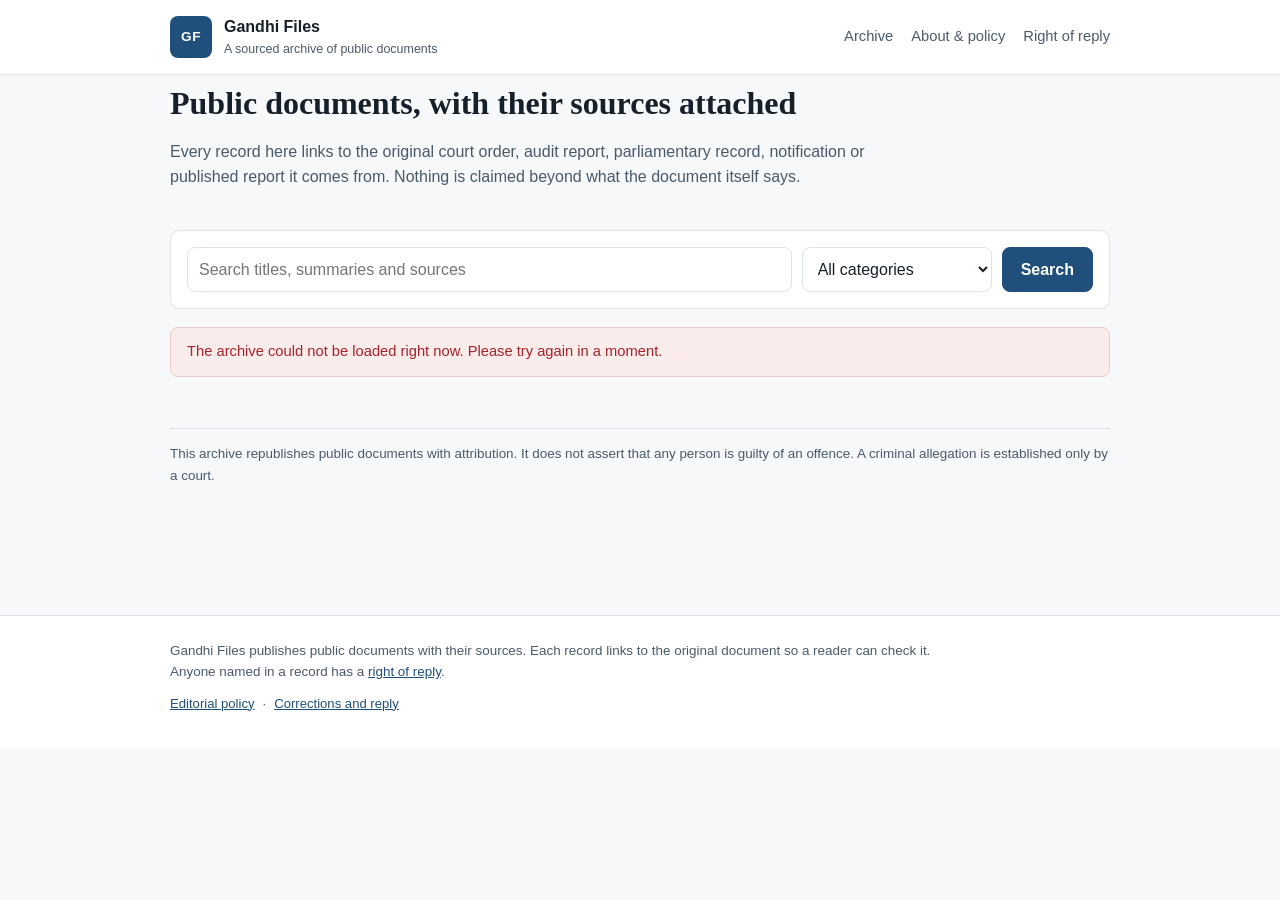
<file: docs/index.html>
<!doctype html>
<html lang="en">
<head>
<meta charset="utf-8">
<meta name="viewport" content="width=device-width, initial-scale=1">
<title>Archive &middot; Gandhi Files</title>
<meta name="description" content="A sourced archive of public documents: court orders, audit reports, parliament records and notifications, each with its original source.">
<link rel="stylesheet" href="assets/site.css">
</head>
<body>
<header class="site-head">
  <div class="wrap head-inner">
    <a class="brand" href="index.html">
      <span class="brand-mark">GF</span>
      <span class="brand-text">
        <strong>Gandhi Files</strong>
        <small>A sourced archive of public documents</small>
      </span>
    </a>
    <nav class="site-nav">
      <a href="index.html">Archive</a>
      <a href="about.html">About &amp; policy</a>
      <a href="reply.html">Right of reply</a>
    </nav>
  </div>
</header>

<main class="wrap">
  <section class="hero">
    <h1>Public documents, with their sources attached</h1>
    <p>
      Every record here links to the original court order, audit report, parliamentary record,
      notification or published report it comes from. Nothing is claimed beyond what the
      document itself says.
    </p>
  </section>

  <form class="filters" id="filters" method="get" action="index.html">
    <div class="filter-row">
      <input type="search" name="q" placeholder="Search titles, summaries and sources" aria-label="Search the archive">
      <select name="category" aria-label="Category">
        <option value="">All categories</option>
      </select>
      <button type="submit">Search</button>
    </div>
  </form>

  <p class="result-count" id="count">Loading&hellip;</p>

  <ol class="record-list" id="records"></ol>
  <nav class="pager" id="pager"></nav>

  <p class="disclaimer">
    This archive republishes public documents with attribution. It does not assert that any
    person is guilty of an offence. A criminal allegation is established only by a court.
  </p>
</main>

<footer class="site-foot">
  <div class="wrap">
    <p class="foot-note">
      Gandhi Files publishes public documents with their sources. Each record links to
      the original document so a reader can check it. Anyone named in a record has a
      <a href="reply.html">right of reply</a>.
    </p>
    <p class="foot-meta">
      <a href="about.html">Editorial policy</a>
      <span aria-hidden="true">&middot;</span>
      <a href="reply.html">Corrections and reply</a>
    </p>
  </div>
</footer>

<script src="config.js"></script>
<script src="assets/app.js"></script>
<script src="assets/list.js"></script>
</body>
</html>
</file>
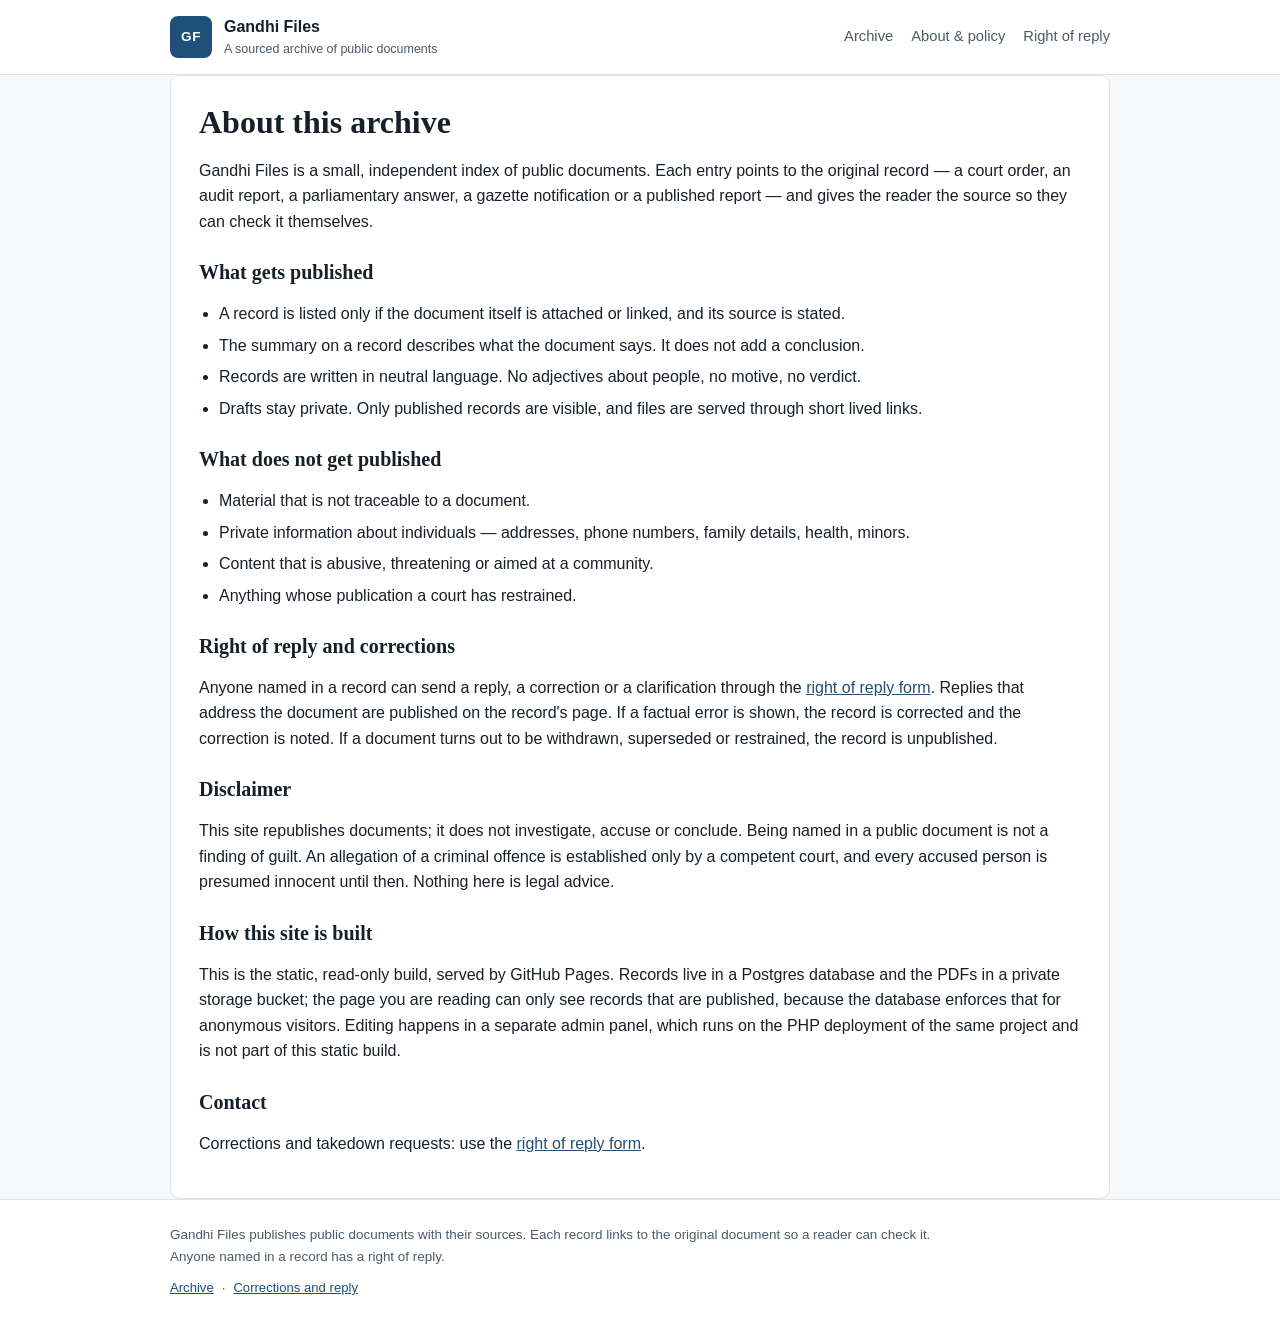
<file: docs/about.html>
<!doctype html>
<html lang="en">
<head>
<meta charset="utf-8">
<meta name="viewport" content="width=device-width, initial-scale=1">
<title>About and editorial policy &middot; Gandhi Files</title>
<link rel="stylesheet" href="assets/site.css">
</head>
<body>
<header class="site-head">
  <div class="wrap head-inner">
    <a class="brand" href="index.html">
      <span class="brand-mark">GF</span>
      <span class="brand-text">
        <strong>Gandhi Files</strong>
        <small>A sourced archive of public documents</small>
      </span>
    </a>
    <nav class="site-nav">
      <a href="index.html">Archive</a>
      <a href="about.html">About &amp; policy</a>
      <a href="reply.html">Right of reply</a>
    </nav>
  </div>
</header>

<main class="wrap">
  <article class="prose">
    <h1>About this archive</h1>
    <p>
      Gandhi Files is a small, independent index of public documents. Each entry points
      to the original record &mdash; a court order, an audit report, a parliamentary answer, a
      gazette notification or a published report &mdash; and gives the reader the source so they
      can check it themselves.
    </p>

    <h2>What gets published</h2>
    <ul>
      <li>A record is listed only if the document itself is attached or linked, and its source is stated.</li>
      <li>The summary on a record describes what the document says. It does not add a conclusion.</li>
      <li>Records are written in neutral language. No adjectives about people, no motive, no verdict.</li>
      <li>Drafts stay private. Only published records are visible, and files are served through short lived links.</li>
    </ul>

    <h2>What does not get published</h2>
    <ul>
      <li>Material that is not traceable to a document.</li>
      <li>Private information about individuals &mdash; addresses, phone numbers, family details, health, minors.</li>
      <li>Content that is abusive, threatening or aimed at a community.</li>
      <li>Anything whose publication a court has restrained.</li>
    </ul>

    <h2>Right of reply and corrections</h2>
    <p>
      Anyone named in a record can send a reply, a correction or a clarification through the
      <a href="reply.html">right of reply form</a>. Replies that address the document are published
      on the record's page. If a factual error is shown, the record is corrected and the correction
      is noted. If a document turns out to be withdrawn, superseded or restrained, the record is
      unpublished.
    </p>

    <h2>Disclaimer</h2>
    <p>
      This site republishes documents; it does not investigate, accuse or conclude. Being named in
      a public document is not a finding of guilt. An allegation of a criminal offence is
      established only by a competent court, and every accused person is presumed innocent until
      then. Nothing here is legal advice.
    </p>

    <h2>How this site is built</h2>
    <p>
      This is the static, read-only build, served by GitHub Pages. Records live in a Postgres
      database and the PDFs in a private storage bucket; the page you are reading can only see
      records that are published, because the database enforces that for anonymous visitors.
      Editing happens in a separate admin panel, which runs on the PHP deployment of the same
      project and is not part of this static build.
    </p>

    <h2>Contact</h2>
    <p>Corrections and takedown requests: use the <a href="reply.html">right of reply form</a>.</p>
  </article>
</main>

<footer class="site-foot">
  <div class="wrap">
    <p class="foot-note">
      Gandhi Files publishes public documents with their sources. Each record links to
      the original document so a reader can check it. Anyone named in a record has a right of reply.
    </p>
    <p class="foot-meta">
      <a href="index.html">Archive</a>
      <span aria-hidden="true">&middot;</span>
      <a href="reply.html">Corrections and reply</a>
    </p>
  </div>
</footer>
</body>
</html>
</file>
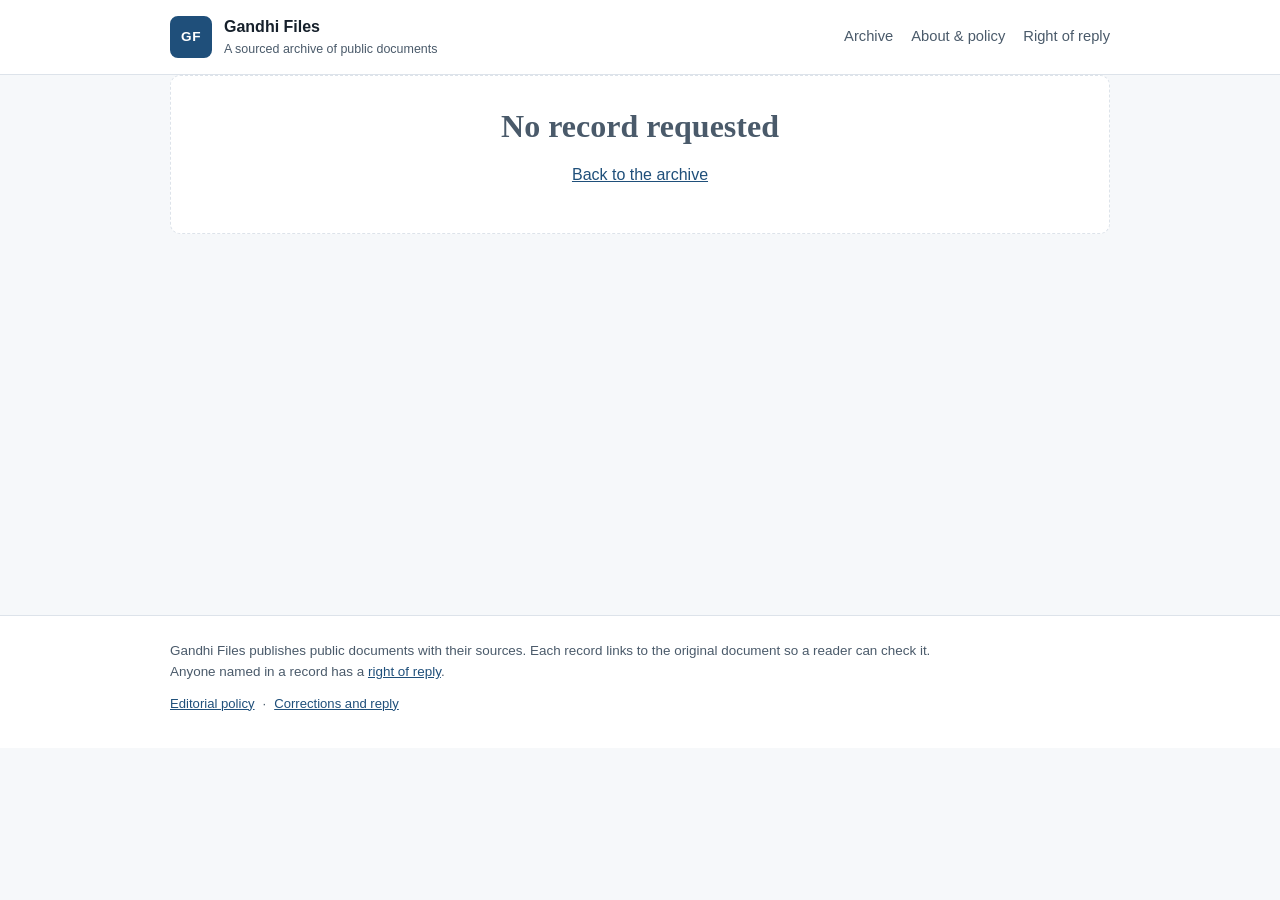
<file: docs/record.html>
<!doctype html>
<html lang="en">
<head>
<meta charset="utf-8">
<meta name="viewport" content="width=device-width, initial-scale=1">
<title>Record &middot; Gandhi Files</title>
<link rel="stylesheet" href="assets/site.css">
</head>
<body>
<header class="site-head">
  <div class="wrap head-inner">
    <a class="brand" href="index.html">
      <span class="brand-mark">GF</span>
      <span class="brand-text">
        <strong>Gandhi Files</strong>
        <small>A sourced archive of public documents</small>
      </span>
    </a>
    <nav class="site-nav">
      <a href="index.html">Archive</a>
      <a href="about.html">About &amp; policy</a>
      <a href="reply.html">Right of reply</a>
    </nav>
  </div>
</header>

<main class="wrap">
  <article id="record">
    <p class="muted">Loading the record&hellip;</p>
  </article>
</main>

<footer class="site-foot">
  <div class="wrap">
    <p class="foot-note">
      Gandhi Files publishes public documents with their sources. Each record links to
      the original document so a reader can check it. Anyone named in a record has a
      <a href="reply.html">right of reply</a>.
    </p>
    <p class="foot-meta">
      <a href="about.html">Editorial policy</a>
      <span aria-hidden="true">&middot;</span>
      <a href="reply.html">Corrections and reply</a>
    </p>
  </div>
</footer>

<script src="config.js"></script>
<script src="assets/app.js"></script>
<script src="assets/record.js"></script>
</body>
</html>
</file>
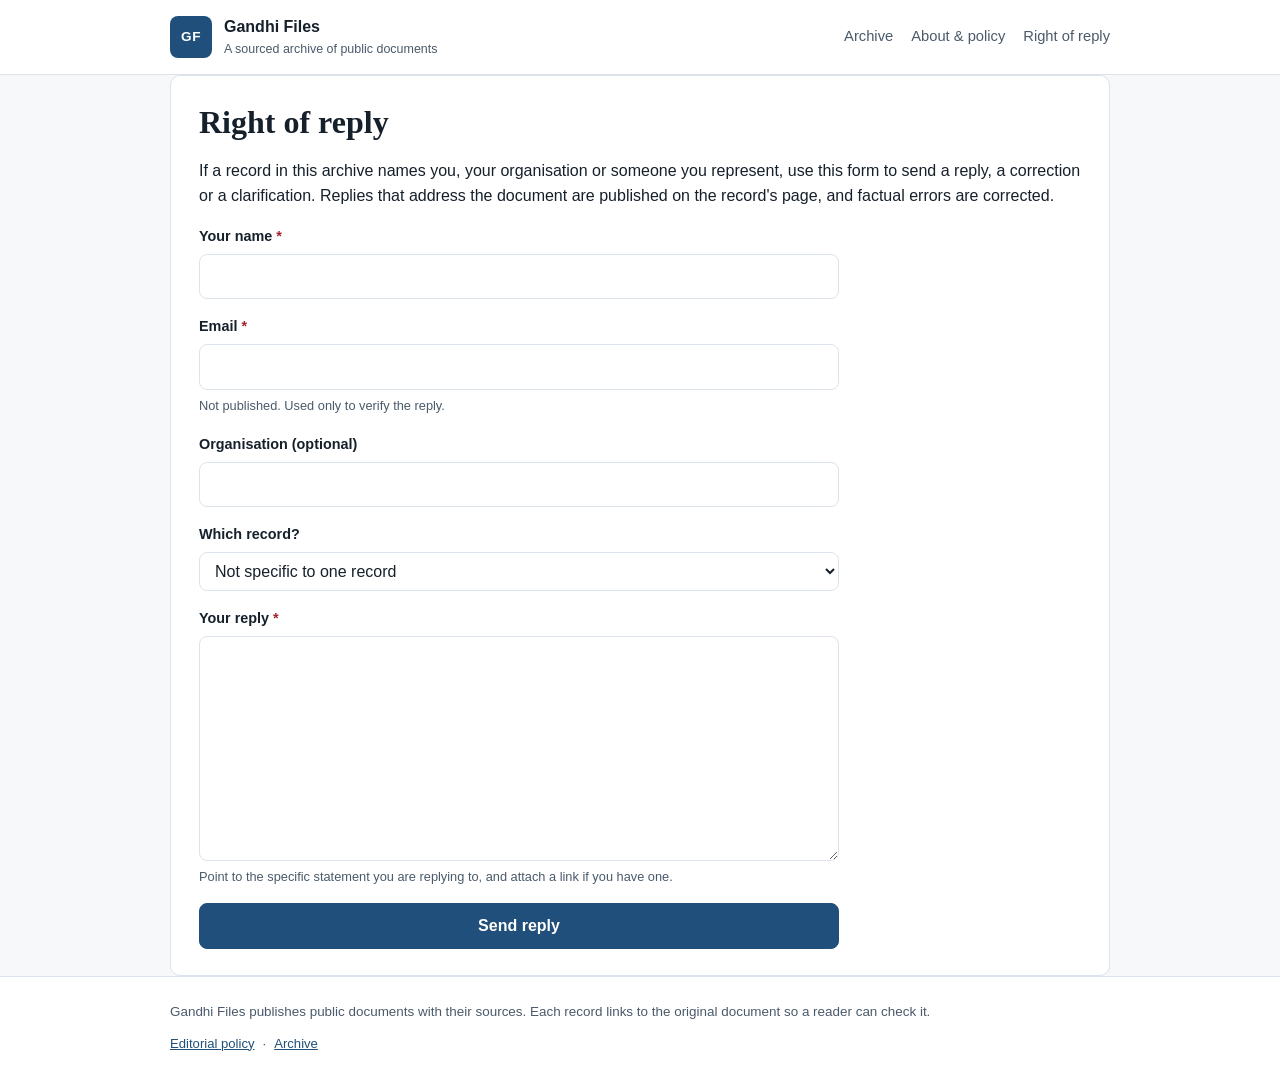
<file: docs/reply.html>
<!doctype html>
<html lang="en">
<head>
<meta charset="utf-8">
<meta name="viewport" content="width=device-width, initial-scale=1">
<title>Right of reply &middot; Gandhi Files</title>
<link rel="stylesheet" href="assets/site.css">
</head>
<body>
<header class="site-head">
  <div class="wrap head-inner">
    <a class="brand" href="index.html">
      <span class="brand-mark">GF</span>
      <span class="brand-text">
        <strong>Gandhi Files</strong>
        <small>A sourced archive of public documents</small>
      </span>
    </a>
    <nav class="site-nav">
      <a href="index.html">Archive</a>
      <a href="about.html">About &amp; policy</a>
      <a href="reply.html">Right of reply</a>
    </nav>
  </div>
</header>

<main class="wrap">
  <article class="prose">
    <h1>Right of reply</h1>
    <p>
      If a record in this archive names you, your organisation or someone you represent, use this
      form to send a reply, a correction or a clarification. Replies that address the document are
      published on the record's page, and factual errors are corrected.
    </p>

    <div id="notice"></div>

    <form class="stack" id="reply-form">
      <div class="field">
        <label for="name">Your name <span class="req">*</span></label>
        <input type="text" id="name" name="name" required maxlength="120">
      </div>

      <div class="field">
        <label for="email">Email <span class="req">*</span></label>
        <input type="email" id="email" name="email" required maxlength="180">
        <p class="hint">Not published. Used only to verify the reply.</p>
      </div>

      <div class="field">
        <label for="organisation">Organisation (optional)</label>
        <input type="text" id="organisation" name="organisation" maxlength="160">
      </div>

      <div class="field">
        <label for="document_id">Which record?</label>
        <select id="document_id" name="document_id">
          <option value="">Not specific to one record</option>
        </select>
      </div>

      <div class="field">
        <label for="message">Your reply <span class="req">*</span></label>
        <textarea id="message" name="message" rows="8" required maxlength="5000"></textarea>
        <p class="hint">Point to the specific statement you are replying to, and attach a link if you have one.</p>
      </div>

      <div class="field field-hidden" aria-hidden="true">
        <label for="website">Website</label>
        <input type="text" id="website" name="website" tabindex="-1" autocomplete="off">
      </div>

      <button type="submit" id="submit">Send reply</button>
    </form>
  </article>
</main>

<footer class="site-foot">
  <div class="wrap">
    <p class="foot-note">
      Gandhi Files publishes public documents with their sources. Each record links to
      the original document so a reader can check it.
    </p>
    <p class="foot-meta">
      <a href="about.html">Editorial policy</a>
      <span aria-hidden="true">&middot;</span>
      <a href="index.html">Archive</a>
    </p>
  </div>
</footer>

<script src="config.js"></script>
<script src="assets/app.js"></script>
<script src="assets/reply.js"></script>
</body>
</html>
</file>
<file: docs/assets/site.css>
:root {
  --ink: #16202b;
  --ink-soft: #4a5a6a;
  --line: #dde3ea;
  --paper: #ffffff;
  --paper-alt: #f6f8fa;
  --accent: #1f4f7a;
  --accent-soft: #e8f0f7;
  --ok: #1d6b46;
  --error: #a3242b;
  --radius: 10px;
  --wrap: 980px;
}

* { box-sizing: border-box; }

body {
  margin: 0;
  background: var(--paper-alt);
  color: var(--ink);
  font-family: -apple-system, BlinkMacSystemFont, "Segoe UI", Roboto, "Noto Sans", Arial, sans-serif;
  font-size: 16px;
  line-height: 1.6;
}

.wrap { max-width: var(--wrap); margin: 0 auto; padding: 0 20px; }
a { color: var(--accent); }
a:hover { text-decoration: none; }

h1, h2, h3 { font-family: Georgia, "Times New Roman", serif; line-height: 1.25; }
h1 { font-size: 2rem; margin: 0 0 .6rem; }
h2 { font-size: 1.25rem; margin: 0 0 .5rem; }

.site-head {
  background: var(--paper);
  border-bottom: 1px solid var(--line);
  position: sticky;
  top: 0;
  z-index: 20;
}
.head-inner {
  display: flex;
  align-items: center;
  justify-content: space-between;
  gap: 16px;
  padding-top: 14px;
  padding-bottom: 14px;
  flex-wrap: wrap;
}
.brand { display: flex; align-items: center; gap: 12px; text-decoration: none; color: var(--ink); }
.brand-mark {
  display: inline-flex;
  align-items: center;
  justify-content: center;
  width: 42px; height: 42px;
  border-radius: 8px;
  background: var(--accent);
  color: #fff;
  font-weight: 700;
  letter-spacing: .04em;
  font-size: .85rem;
}
.brand-text { display: flex; flex-direction: column; }
.brand-text strong { font-size: 1rem; }
.brand-text small { color: var(--ink-soft); font-size: .78rem; }
.site-nav { display: flex; align-items: center; gap: 18px; flex-wrap: wrap; }
.site-nav a { text-decoration: none; color: var(--ink-soft); font-size: .92rem; }
.site-nav a:hover { color: var(--accent); }
.nav-admin { border: 1px solid var(--line); padding: 5px 12px; border-radius: 999px; }

main { padding: 32px 0 56px; min-height: 60vh; }

.hero { padding: 8px 0 24px; }
.hero h1 { max-width: 720px; }
.hero p { max-width: 720px; color: var(--ink-soft); }

.filters {
  background: var(--paper);
  border: 1px solid var(--line);
  border-radius: var(--radius);
  padding: 16px;
  margin-bottom: 18px;
}
.filter-row { display: flex; gap: 10px; flex-wrap: wrap; }
.filter-row input[type="search"] { flex: 1 1 260px; }
.filter-row select { flex: 0 1 190px; }
.filter-clear { margin: 10px 0 0; font-size: .85rem; }

input[type="text"], input[type="email"], input[type="search"], select, textarea {
  width: 100%;
  padding: 9px 11px;
  border: 1px solid var(--line);
  border-radius: 8px;
  background: #fff;
  font: inherit;
  color: var(--ink);
}
input:focus, select:focus, textarea:focus { outline: 2px solid var(--accent-soft); border-color: var(--accent); }
textarea { resize: vertical; }

button, .button {
  display: inline-block;
  padding: 9px 18px;
  border: 1px solid var(--accent);
  border-radius: 8px;
  background: var(--accent);
  color: #fff;
  font: inherit;
  font-weight: 600;
  cursor: pointer;
  text-decoration: none;
}
button:hover, .button:hover { background: #173f61; }
.button-quiet { background: transparent; color: var(--accent); }
.button-quiet:hover { background: var(--accent-soft); color: var(--accent); }

.result-count { color: var(--ink-soft); font-size: .9rem; margin: 0 0 14px; }

.record-list { list-style: none; margin: 0; padding: 0; display: grid; gap: 14px; }
.record {
  background: var(--paper);
  border: 1px solid var(--line);
  border-radius: var(--radius);
  padding: 18px 20px;
}
.record h2 { font-size: 1.15rem; margin: 8px 0 6px; }
.record h2 a { color: var(--ink); text-decoration: none; }
.record h2 a:hover { color: var(--accent); }
.record-summary { margin: 0 0 10px; color: var(--ink-soft); }
.record-source { margin: 0; font-size: .86rem; color: var(--ink-soft); }
.record-source span:first-child { font-weight: 600; color: var(--ink); }
.record-meta { display: flex; align-items: center; gap: 10px; flex-wrap: wrap; font-size: .8rem; color: var(--ink-soft); }

.chip {
  display: inline-block;
  padding: 2px 10px;
  border-radius: 999px;
  background: var(--accent-soft);
  color: var(--accent);
  font-size: .76rem;
  text-decoration: none;
  font-weight: 600;
}
.chip-quiet { background: #eef1f4; color: var(--ink-soft); font-weight: 500; }
.ok { color: var(--ok); }

.crumb { font-size: .82rem; color: var(--ink-soft); margin: 0 0 12px; }
.record-head { margin-bottom: 22px; }

.panel {
  background: var(--paper);
  border: 1px solid var(--line);
  border-radius: var(--radius);
  padding: 20px 22px;
  margin-bottom: 16px;
}
.panel-source { background: #fbfcfd; }
.summary { font-size: 1.05rem; margin-top: 0; }
.body-text { color: var(--ink-soft); white-space: pre-wrap; }
.source-grid { display: grid; grid-template-columns: 160px 1fr; gap: 8px 16px; margin: 0; font-size: .92rem; }
.source-grid dt { color: var(--ink-soft); }
.source-grid dd { margin: 0; word-break: break-word; }
.verify-note { font-size: .84rem; color: var(--ink-soft); margin: 16px 0 0; }
.file-line { display: flex; align-items: center; gap: 12px; flex-wrap: wrap; }
.viewer { margin-top: 14px; border: 1px solid var(--line); border-radius: 8px; overflow: hidden; background: #eef1f4; }
.viewer iframe { display: block; width: 100%; height: 640px; border: 0; }
.muted { color: var(--ink-soft); }
.small { font-size: .82rem; }

.replies { margin-top: 18px; display: grid; gap: 12px; }
.replies blockquote {
  margin: 0;
  padding: 14px 16px;
  border-left: 3px solid var(--accent);
  background: var(--accent-soft);
  border-radius: 0 8px 8px 0;
}
.replies blockquote p { margin: 0 0 8px; white-space: pre-wrap; }
.replies footer { font-size: .82rem; color: var(--ink-soft); }

.disclaimer { font-size: .84rem; color: var(--ink-soft); border-top: 1px solid var(--line); padding-top: 14px; }

.prose { background: var(--paper); border: 1px solid var(--line); border-radius: var(--radius); padding: 26px 28px; }
.prose h2 { margin-top: 1.6rem; }
.prose ul { padding-left: 20px; }
.prose li { margin-bottom: 6px; }

.stack { display: grid; gap: 16px; max-width: 640px; }
.field { display: grid; gap: 6px; }
.field label { font-weight: 600; font-size: .9rem; }
.req { color: var(--error); }
.hint { margin: 0; font-size: .8rem; color: var(--ink-soft); }
.field-hidden { position: absolute; left: -9999px; height: 0; overflow: hidden; }

.alert { padding: 12px 16px; border-radius: 8px; margin: 0 0 16px; font-size: .92rem; }
.alert-success { background: #e8f5ee; color: var(--ok); border: 1px solid #bfe3ce; }
.alert-error { background: #fbecec; color: var(--error); border: 1px solid #eec8ca; }
.alert-info { background: var(--accent-soft); color: var(--accent); border: 1px solid #cfe0ee; }

.empty { background: var(--paper); border: 1px dashed var(--line); border-radius: var(--radius); padding: 30px; text-align: center; color: var(--ink-soft); }

.pager { display: flex; align-items: center; justify-content: center; gap: 18px; margin-top: 22px; font-size: .9rem; color: var(--ink-soft); }

.site-foot { background: var(--paper); border-top: 1px solid var(--line); padding: 24px 0 34px; }
.foot-note { font-size: .84rem; color: var(--ink-soft); max-width: 780px; margin: 0 0 10px; }
.foot-meta { font-size: .82rem; color: var(--ink-soft); display: flex; gap: 8px; flex-wrap: wrap; margin: 0; }

@media (max-width: 640px) {
  h1 { font-size: 1.6rem; }
  .source-grid { grid-template-columns: 1fr; gap: 2px; }
  .source-grid dd { margin-bottom: 10px; }
  .viewer iframe { height: 420px; }
  .site-nav { gap: 12px; }
}
</file>
